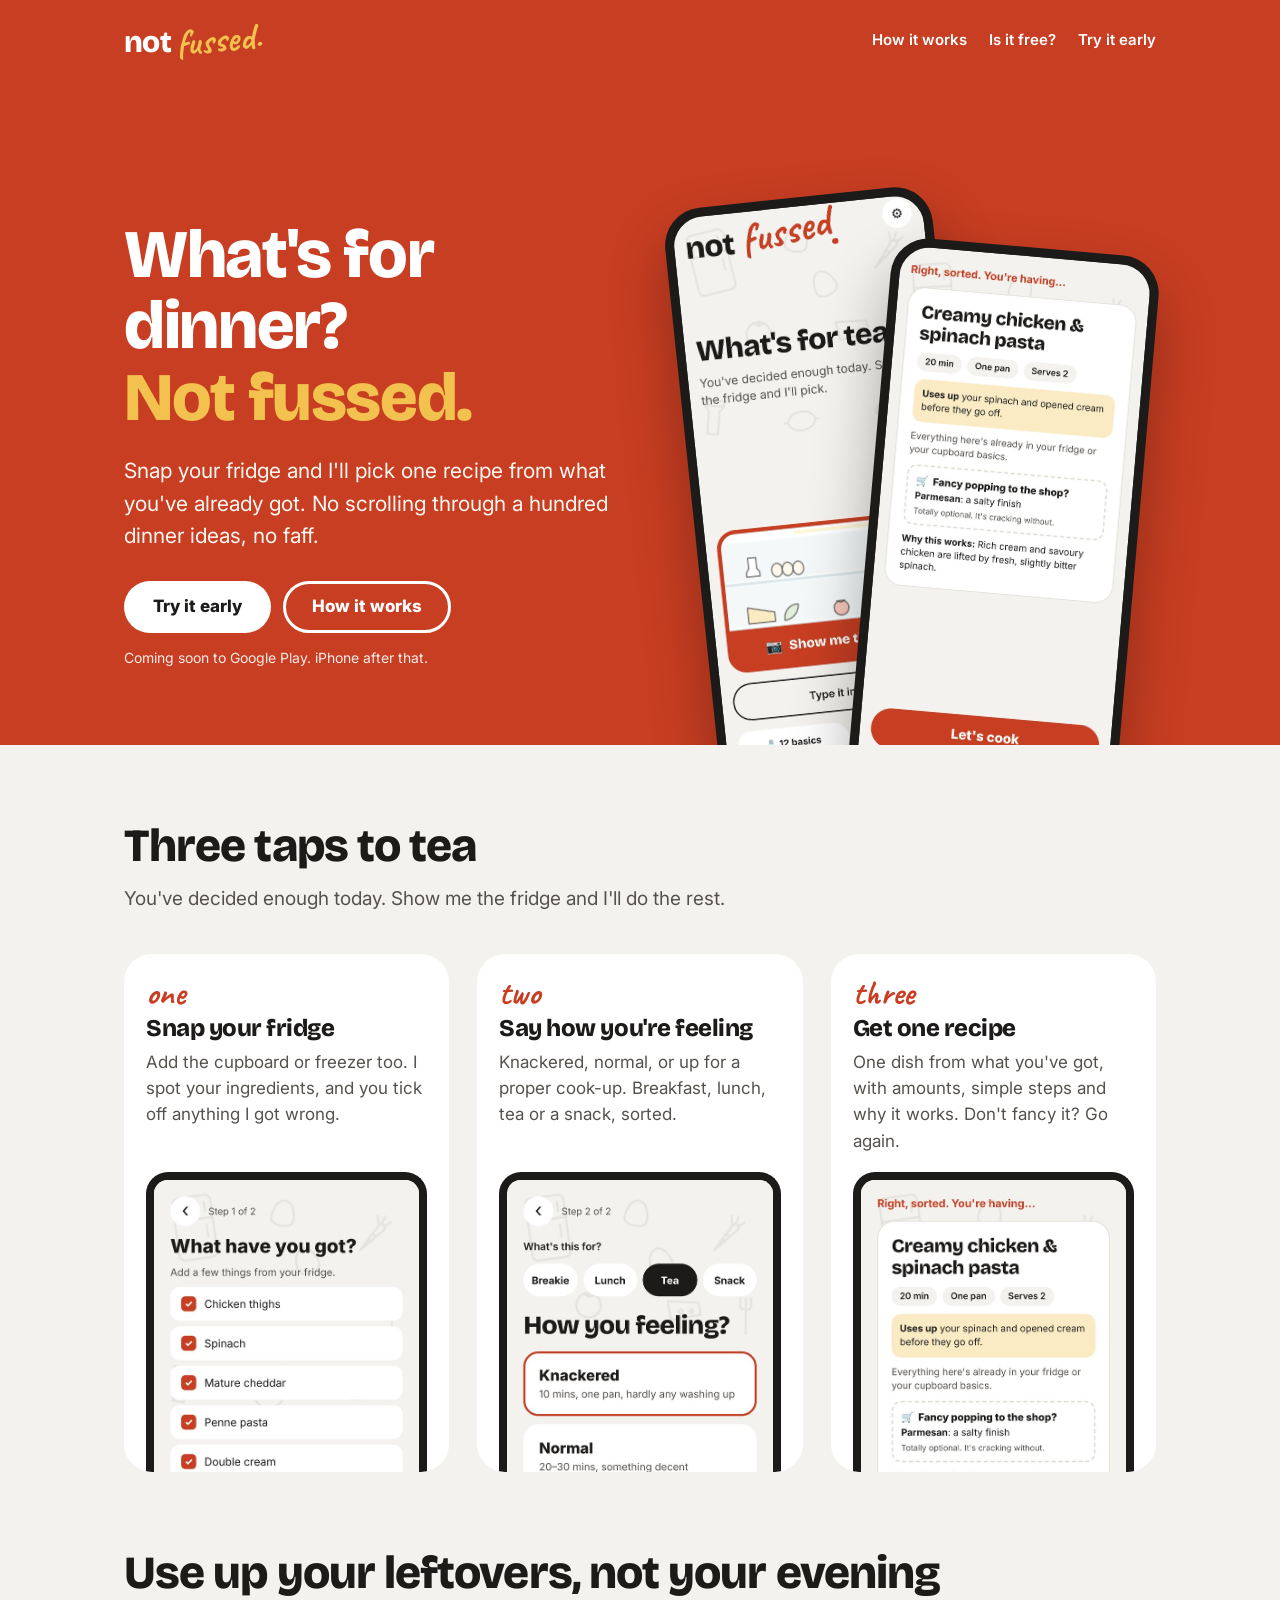
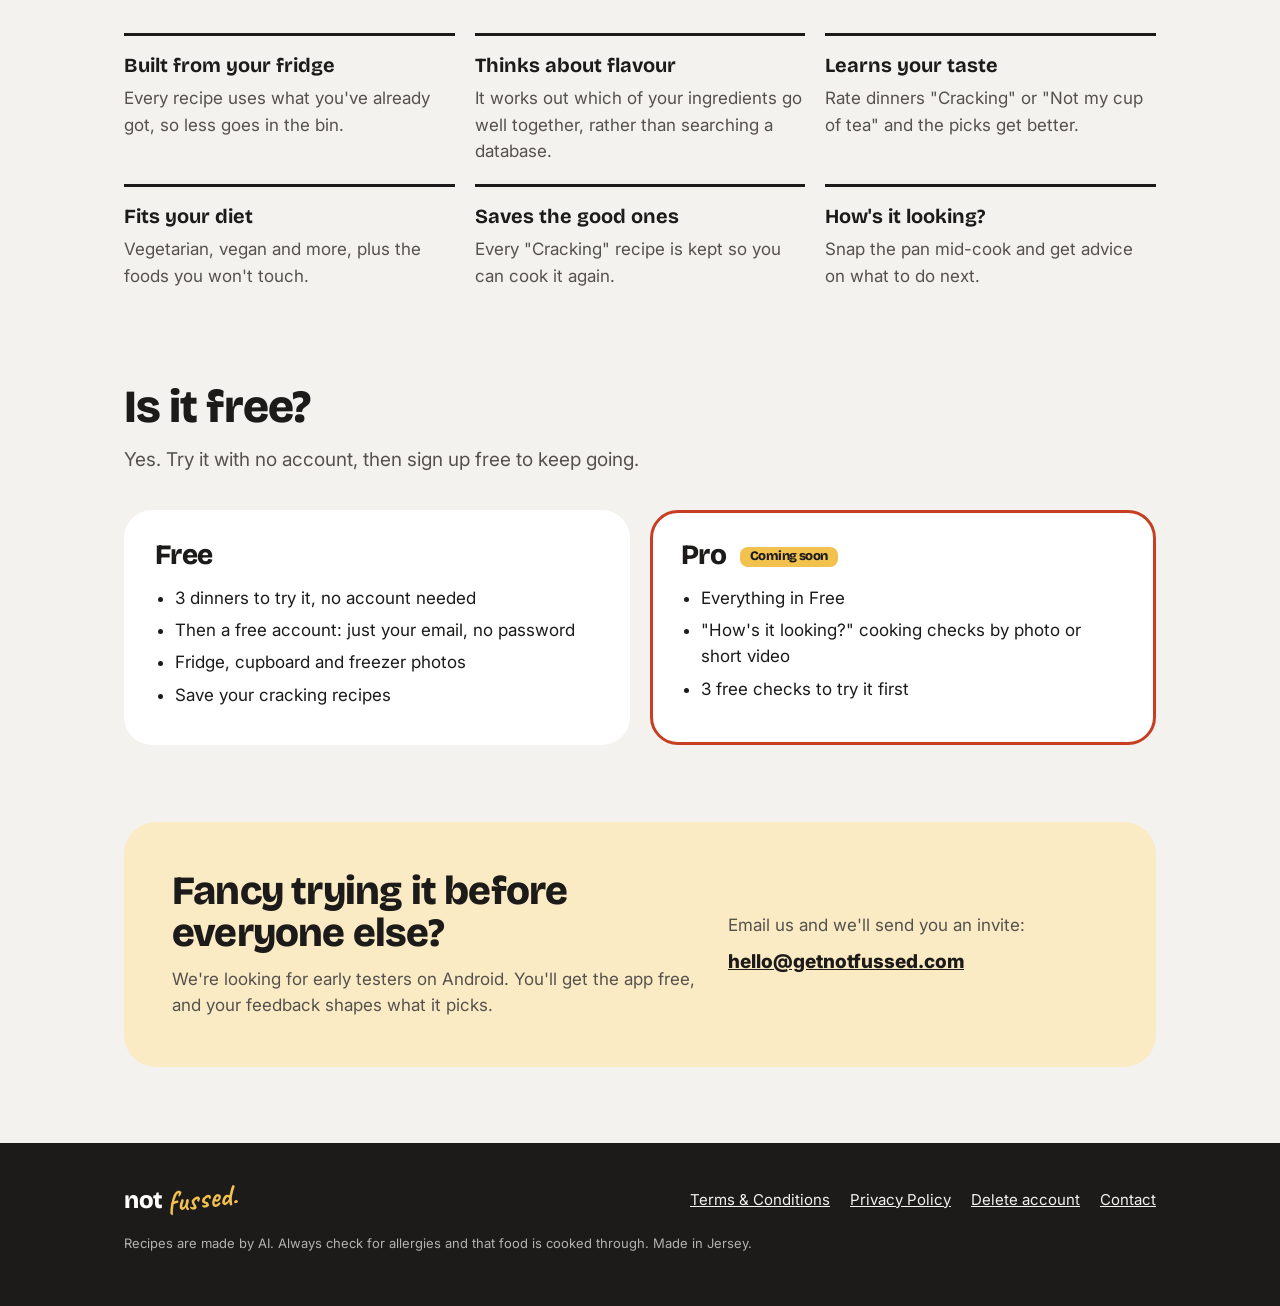
<file: index.html>
<!DOCTYPE html>
<html lang="en-GB">
<head>
<meta charset="utf-8">
<meta name="viewport" content="width=device-width, initial-scale=1">
<title>Not Fussed: What's for Dinner? Recipes from your fridge</title>
<meta name="description" content="Snap your fridge and Not Fussed picks one recipe from what you've got. Easy dinner ideas from your leftovers, for breakfast, lunch or tea.">
<link rel="canonical" href="https://getnotfussed.com/">
<meta property="og:type" content="website">
<meta property="og:url" content="https://getnotfussed.com/">
<meta property="og:title" content="Not Fussed: What's for Dinner">
<meta property="og:description" content="Snap your fridge. I'll pick what's for dinner.">
<meta property="og:image" content="https://getnotfussed.com/img/share.jpg">
<meta name="twitter:card" content="summary_large_image">
<script type="application/ld+json">
{
  "@context": "https://schema.org",
  "@type": "MobileApplication",
  "name": "Not Fussed: What's for Dinner",
  "operatingSystem": "Android",
  "applicationCategory": "LifestyleApplication",
  "description": "Snap your fridge and Not Fussed picks one recipe from what you've already got. Easy dinner ideas from your leftovers, for breakfast, lunch or tea.",
  "url": "https://getnotfussed.com/",
  "image": "https://getnotfussed.com/img/share.jpg",
  "offers": { "@type": "Offer", "price": "0", "priceCurrency": "GBP" }
}
</script>
<link rel="icon" href="img/icon.png">
<link rel="preconnect" href="https://fonts.googleapis.com">
<link rel="preconnect" href="https://fonts.gstatic.com" crossorigin>
<link href="https://fonts.googleapis.com/css2?family=Bricolage+Grotesque:opsz,wght@12..96,800&family=Caveat:wght@700&family=Inter:wght@400;600;800&display=swap" rel="stylesheet">
<link rel="stylesheet" href="style.css">
</head>
<body>

<header class="hero">
  <div class="wrap">
    <nav class="top" aria-label="Main">
      <a class="logo" href="index.html">not<span>fussed.</span></a>
      <div class="links">
        <a href="#how" class="hide-s">How it works</a>
        <a href="#free" class="hide-s">Is it free?</a>
        <a href="#testers">Try it early</a>
      </div>
    </nav>
    <div class="grid band">
      <div>
        <h1>What's for dinner? <em>Not fussed.</em></h1>
        <p class="lead">Snap your fridge and I'll pick one recipe from what you've already got. No scrolling through a hundred dinner ideas, no faff.</p>
        <div class="cta">
          <a class="btn light" href="#testers">Try it early</a>
          <a class="btn ghost" href="#how">How it works</a>
        </div>
        <p class="small">Coming soon to Google Play. iPhone after that.</p>
      </div>
      <div class="phones" aria-hidden="true">
        <div class="phone a"><img src="img/home-tea.jpg" alt=""></div>
        <div class="phone b"><img src="img/answer.jpg" alt=""></div>
      </div>
    </div>
  </div>
</header>

<main>
  <section class="band" id="how">
    <div class="wrap">
      <h2 class="sec">Three taps to tea</h2>
      <p class="sub">You've decided enough today. Show me the fridge and I'll do the rest.</p>
      <div class="steps">
        <article class="step">
          <div class="n">one</div>
          <h3>Snap your fridge</h3>
          <p>Add the cupboard or freezer too. I spot your ingredients, and you tick off anything I got wrong.</p>
          <div class="shot"><img src="img/check.jpg" alt="The app listing ingredients it spotted: chicken thighs, spinach, cheddar, pasta and more." loading="lazy"></div>
        </article>
        <article class="step">
          <div class="n">two</div>
          <h3>Say how you're feeling</h3>
          <p>Knackered, normal, or up for a proper cook-up. Breakfast, lunch, tea or a snack, sorted.</p>
          <div class="shot"><img src="img/energy.jpg" alt="The app asking how you're feeling: Knackered, Normal or Up for it." loading="lazy"></div>
        </article>
        <article class="step">
          <div class="n">three</div>
          <h3>Get one recipe</h3>
          <p>One dish from what you've got, with amounts, simple steps and why it works. Don't fancy it? Go again.</p>
          <div class="shot"><img src="img/answer.jpg" alt="A recipe card: creamy chicken and spinach pasta, 20 minutes, one pan." loading="lazy"></div>
        </article>
      </div>
    </div>
  </section>

  <section class="band" style="padding-top:0">
    <div class="wrap">
      <h2 class="sec">Use up your leftovers, not your evening</h2>
      <ul class="feats">
        <li><b>Built from your fridge</b><span>Every recipe uses what you've already got, so less goes in the bin.</span></li>
        <li><b>Thinks about flavour</b><span>It works out which of your ingredients go well together, rather than searching a database.</span></li>
        <li><b>Learns your taste</b><span>Rate dinners "Cracking" or "Not my cup of tea" and the picks get better.</span></li>
        <li><b>Fits your diet</b><span>Vegetarian, vegan and more, plus the foods you won't touch.</span></li>
        <li><b>Saves the good ones</b><span>Every "Cracking" recipe is kept so you can cook it again.</span></li>
        <li><b>How's it looking?</b><span>Snap the pan mid-cook and get advice on what to do next.</span></li>
      </ul>
    </div>
  </section>

  <section class="band" id="free" style="padding-top:0">
    <div class="wrap">
      <h2 class="sec">Is it free?</h2>
      <p class="sub">Yes. Try it with no account, then sign up free to keep going.</p>
      <div class="price">
        <div class="plan">
          <h3>Free</h3>
          <ul>
            <li>3 dinners to try it, no account needed</li>
            <li>Then a free account: just your email, no password</li>
            <li>Fridge, cupboard and freezer photos</li>
            <li>Save your cracking recipes</li>
          </ul>
        </div>
        <div class="plan pro">
          <h3>Pro <span class="tag">Coming soon</span></h3>
          <ul>
            <li>Everything in Free</li>
            <li>"How's it looking?" cooking checks by photo or short video</li>
            <li>3 free checks to try it first</li>
          </ul>
        </div>
      </div>
    </div>
  </section>

  <section class="band" id="testers" style="padding-top:0">
    <div class="wrap">
      <div class="testers">
        <div>
          <h2>Fancy trying it before everyone else?</h2>
          <p>We're looking for early testers on Android. You'll get the app free, and your feedback shapes what it picks.</p>
        </div>
        <div>
          <p style="margin:0 0 8px">Email us and we'll send you an invite:</p>
          <a class="mail contact-link" href="mailto:"><span class="contact-email"></span></a>
        </div>
      </div>
    </div>
  </section>
</main>

<footer>
  <div class="wrap">
    <div class="row">
      <span class="logo" style="font-size:24px">not<span>fussed.</span></span>
      <nav aria-label="Footer">
        <a href="terms.html">Terms &amp; Conditions</a>
        <a href="privacy.html">Privacy Policy</a><a href="delete-account.html">Delete account</a>
        <a class="contact-link" href="mailto:">Contact</a>
      </nav>
    </div>
    <p class="note">Recipes are made by AI. Always check for allergies and that food is cooked through. Made in Jersey.</p>
  </div>
</footer>

<script>
{
  // One place to set the contact address for the whole site.
  const CONTACT = 'hello@getnotfussed.com';
  for (const el of document.querySelectorAll('.contact-email')) el.textContent = CONTACT;
  for (const a of document.querySelectorAll('.contact-link')) a.href = 'mailto:' + CONTACT;
}
</script>
</body>
</html>
</file>
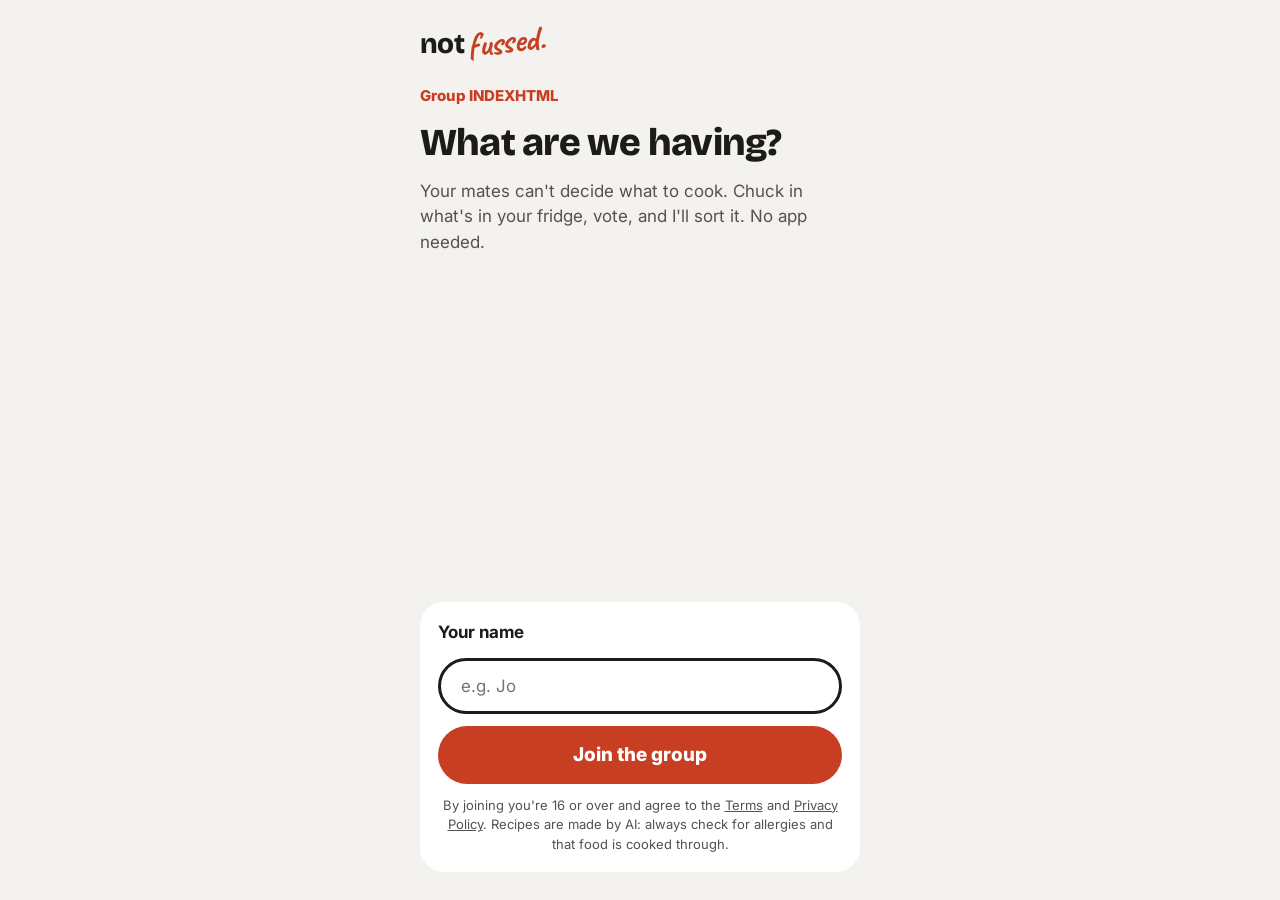
<file: g/index.html>
<!DOCTYPE html>
<html lang="en-GB">
<head>
<meta charset="utf-8">
<meta name="viewport" content="width=device-width, initial-scale=1, viewport-fit=cover">
<title>Join the group · Not Fussed</title>
<meta name="description" content="Your mates can't decide what to cook. Chuck in what's in your fridge, vote, and Not Fussed sorts it.">
<meta name="robots" content="noindex">
<meta property="og:title" content="You've been invited: what are we having?">
<meta property="og:description" content="Chuck in what's in your fridge, vote on dishes, and Not Fussed sorts it. No app needed.">
<meta property="og:image" content="https://getnotfussed.com/img/share.jpg">
<meta name="twitter:card" content="summary_large_image">
<link rel="icon" href="/img/icon.png">
<link rel="preconnect" href="https://fonts.googleapis.com">
<link rel="preconnect" href="https://fonts.gstatic.com" crossorigin>
<link href="https://fonts.googleapis.com/css2?family=Bricolage+Grotesque:opsz,wght@12..96,800&family=Caveat:wght@700&family=Inter:wght@400;600;800&display=swap" rel="stylesheet">
<style>
/* Group Mode in the browser: same look as the app. Red, cream, ink; Bricolage + Caveat. */
:root{--red:#C83E22;--yellow:#F2C14E;--soft:#FBEBC4;--bg:#F3F2EE;--card:#fff;--ink:#1C1B1A;--muted:#55524D;--green:#2E7D32;color-scheme:light}
*{box-sizing:border-box}
body{margin:0;background:var(--bg);color:var(--ink);font:17px/1.5 Inter,system-ui,-apple-system,"Segoe UI",sans-serif;min-height:100dvh}
main{max-width:480px;margin:0 auto;padding:16px 20px calc(28px + env(safe-area-inset-bottom));display:flex;flex-direction:column;gap:16px;min-height:100dvh}
.logo{font-family:"Bricolage Grotesque",system-ui,sans-serif;font-weight:800;font-size:28px;text-decoration:none;color:var(--ink);letter-spacing:-.02em}
.logo span{font-family:Caveat,cursive;color:var(--red);font-size:1.25em;display:inline-block;transform:rotate(-6deg);margin-left:3px}
h1{font-family:"Bricolage Grotesque",system-ui,sans-serif;font-weight:800;font-size:38px;line-height:1.05;letter-spacing:-.02em;margin:0;text-wrap:balance}
h2{font-family:"Bricolage Grotesque",system-ui,sans-serif;font-weight:800;font-size:19px;margin:0}
p{margin:0}
.sub{color:var(--muted);font-size:17px}
.kicker{color:var(--red);font-weight:800;font-size:15px}
.card{background:var(--card);border-radius:24px;padding:18px;display:flex;flex-direction:column;gap:12px}
.btn{appearance:none;border:0;min-height:58px;border-radius:30px;font:800 19px Inter,system-ui,sans-serif;background:var(--red);color:#fff;padding:0 20px;cursor:pointer;width:100%}
.btn.outline{background:transparent;color:var(--ink);border:2px solid var(--ink);font-weight:700;font-size:17px}
.btn.dark{background:var(--ink);color:#fff;font-size:16px;min-height:50px}
.btn:disabled{opacity:.5;cursor:default}
.btn:focus-visible,input:focus-visible,.chip:focus-visible,.mood:focus-visible{outline:3px solid var(--yellow);outline-offset:2px}
input[type=text]{width:100%;min-height:56px;border-radius:28px;border:3px solid var(--ink);background:#fff;padding:0 20px;font:17px Inter,system-ui,sans-serif;color:var(--ink)}
input.small{min-height:50px;border-width:2px;font-size:16px}
.row{display:flex;gap:8px;align-items:center}
.plus{flex:none;width:50px;height:50px;border-radius:25px;border:0;background:var(--ink);color:#fff;font:800 26px Inter,sans-serif;cursor:pointer}
.chips{display:flex;flex-wrap:wrap;gap:8px}
.chip{border:0;min-height:36px;border-radius:18px;background:var(--soft);padding:0 12px;font:700 14px Inter,sans-serif;color:var(--ink);cursor:pointer}
.mood{border:2px solid var(--ink);background:transparent;min-height:44px;border-radius:22px;padding:0 14px;font:700 15px Inter,sans-serif;color:var(--ink);cursor:pointer}
.mood[aria-pressed=true]{background:var(--red);border-color:var(--red);color:#fff}
.member{display:flex;justify-content:space-between;gap:10px}
.member b{font-weight:800}
.member span{color:var(--muted);font-size:14px;text-align:right}
.hint{color:var(--muted);font-size:14px;text-align:center}
.err{color:var(--red);font-weight:600;font-size:15px}
.dish{position:relative;background:#fff;border:4px solid var(--ink);border-radius:28px;padding:22px;min-height:280px;display:flex;flex-direction:column;justify-content:center;gap:10px;touch-action:pan-y;user-select:none;transition:transform .18s}
.dish h2{font-size:30px;line-height:1.1}
.dish .blurb{font-size:18px}
.dish .meta{color:var(--muted);font-size:15px}
.stamp{position:absolute;top:18px;font-weight:900;font-size:24px;border:3px solid;border-radius:10px;padding:0 10px;opacity:0}
.stamp.yes{right:18px;color:var(--green);transform:rotate(12deg)}
.stamp.no{left:18px;color:var(--red);transform:rotate(-12deg)}
.votes{display:flex;gap:12px}
.votes .btn{flex:1}
.small-print{font-size:13px;color:var(--muted);text-align:center}
.small-print a{color:inherit}
.center{flex:1;display:flex;flex-direction:column;align-items:center;justify-content:center;gap:14px;text-align:center}
.pot{font-size:64px;animation:bob 1.2s ease-in-out infinite}
@keyframes bob{50%{transform:translateY(-10px) rotate(-6deg)}}
@media (prefers-reduced-motion:reduce){.pot{animation:none}.dish{transition:none}}
.cta{background:var(--red);color:#fff;border-radius:24px;padding:18px;display:flex;flex-direction:column;gap:8px}
.cta a{color:#fff;font-weight:800}
[hidden]{display:none!important}
</style>
</head>
<body>
<main>
  <a class="logo" href="/">not<span>fussed.</span></a>
  <div id="app" style="display:contents"><div class="center"><div class="pot" aria-hidden="true">🍲</div><p class="sub">Finding your group…</p></div></div>
</main>

<script>
(() => {
  // Group Mode for friends, in the browser. Talks to the same Supabase "decide" function as the app.
  // These two are PUBLIC values (made to sit in apps and web pages).
  const SUPABASE_URL = 'https://hgotsevrbebqefwjsgwe.supabase.co';
  const KEY = 'sb_publishable_RCUicZEYvoryq5CRvPjncw_p8S9xWb7';
  const POLL_MS = 2000;
  const MOODS = [['comfort', '🧸 Comfort'], ['spicy', '🌶️ Spicy'], ['light', '🥗 Light'], ['cant-be-arsed', '🛋️ Can’t be arsed']];

  // The code comes from /g/K7QF3 (via 404.html) or /g/?c=K7QF3
  const params = new URLSearchParams(location.search);
  const code = (params.get('c') || location.pathname.split('/g/')[1] || '').toUpperCase().replace(/[^A-Z0-9]/g, '');
  const app = document.getElementById('app');
  const esc = (s) => String(s ?? '').replace(/[&<>"']/g, (c) => ({ '&': '&amp;', '<': '&lt;', '>': '&gt;', '"': '&quot;', "'": '&#39;' }[c]));

  // Remember who I am in this group (so a refresh doesn't lose you). Storage can fail in some browsers.
  const memory = {};
  const store = {
    get(k) { try { return localStorage.getItem(k); } catch { return memory[k] ?? null; } },
    set(k, v) { try { localStorage.setItem(k, v); } catch { memory[k] = v; } },
  };
  let token = code ? store.get('nf-group-' + code) : null;
  let state = null;
  let busy = false;
  let draft = { items: [], mood: null, dislikes: '', editing: false }; // what I'm typing before "I'm in"
  let lastHtml = '';

  async function call(op, body = {}) {
    const res = await fetch(SUPABASE_URL + '/functions/v1/decide', {
      method: 'POST',
      headers: { 'Content-Type': 'application/json', apikey: KEY, Authorization: 'Bearer ' + KEY },
      body: JSON.stringify({ action: 'group', op, code, token, ...body }),
    });
    const data = await res.json().catch(() => ({}));
    if (!res.ok) throw new Error(data.error || "Couldn't reach the group. Check your signal.");
    return data;
  }

  async function refresh() {
    if (!token) return;
    try {
      state = await call('state');
      render();
    } catch (e) {
      if (!state) show(errorView(e.message));
    }
  }

  async function act(work) {
    if (busy) return;
    busy = true; render();
    try { await work(); await refresh(); }
    catch (e) { alert(e.message); }
    finally { busy = false; render(); }
  }

  // Only redraw when something changed, so typing isn't interrupted.
  function show(html) {
    if (html === lastHtml) return;
    const focused = document.activeElement?.id;
    const value = focused ? document.activeElement.value : null;
    app.innerHTML = html;
    lastHtml = html;
    if (focused) {
      const el = document.getElementById(focused);
      if (el) { el.focus(); if (value !== null && 'value' in el) el.value = value; }
    }
    wire();
  }

  const errorView = (msg) => `<div class="center"><div class="pot" aria-hidden="true">🔥</div><h1>Well, that's burnt.</h1><p class="sub">${esc(msg)}</p></div>`;

  function render() {
    if (!code) return show(errorView("That link's missing the group code. Ask for it again."));
    if (!token) return show(joinView());
    if (!state) return;
    if (state.status === 'thinking') return show(`<p class="kicker">Group ${esc(state.code)}</p><div class="center"><div class="pot" aria-hidden="true">🍲</div><h1>Raiding everyone's fridges…</h1><p class="sub">Picking some dishes for you lot to vote on.</p></div>`);
    if (state.status === 'voting') return show(votingView());
    if (state.status === 'done' && state.result) return show(resultView());
    return show(lobbyView());
  }

  function joinView() {
    return `
      <p class="kicker">Group ${esc(code)}</p>
      <h1>What are we having?</h1>
      <p class="sub">Your mates can't decide what to cook. Chuck in what's in your fridge, vote, and I'll sort it. No app needed.</p>
      <div class="card" style="margin-top:auto">
        <label for="name"><b>Your name</b></label>
        <input id="name" type="text" maxlength="20" placeholder="e.g. Jo" autocomplete="given-name">
        <p class="err" id="err" hidden></p>
        <button class="btn" id="join">Join the group</button>
        <p class="small-print">By joining you're 16 or over and agree to the <a href="/terms.html">Terms</a> and <a href="/privacy.html">Privacy Policy</a>. Recipes are made by AI: always check for allergies and that food is cooked through.</p>
      </div>`;
  }

  function lobbyView() {
    const me = state.me;
    const members = state.members.map((m) => `<div class="member"><b>${esc(m.name)}${m.isHost ? ' 👑' : ''}</b><span>${m.ready ? '✅ ' + (m.itemCount ? m.itemCount + ' things' : 'mood only') : '⏳ adding food'}</span></div>`).join('');
    const mine = me.ready && !draft.editing
      ? `<div class="card"><h2>You're in ✅</h2><p class="hint" style="text-align:left">${esc(me.ingredients.join(', ') || 'No food, just vibes.')}${me.mood ? ' · ' + esc(MOODS.find((x) => x[0] === me.mood)?.[1]) : ''}</p><button class="btn outline" id="edit">Change it</button></div>`
      : inputView(me);
    return `
      <p class="kicker">Group ${esc(state.code)}</p>
      <h1>You're in, ${esc(me.name)}</h1>
      <div class="card"><h2>Who's in (${state.members.length}/${state.maxMembers})</h2>${members}</div>
      ${mine}
      <p class="hint">${me.ready ? 'Waiting for ' + esc(state.members.find((m) => m.isHost)?.name || 'the host') + ' to start the vote.' : 'Add what you’ve got, then tap I’m in.'}</p>`;
  }

  function inputView(me) {
    const chips = draft.items.map((it, i) => `<button class="chip" data-remove="${i}" aria-label="Remove ${esc(it)}">${esc(it)} ✕</button>`).join('');
    const moods = MOODS.map(([v, l]) => `<button class="mood" data-mood="${v}" aria-pressed="${draft.mood === v}">${l}</button>`).join('');
    return `
      <div class="card">
        <h2>What have you got?</h2>
        ${draft.spotting ? '<p class="hint">Having a nosey in your fridge…</p>' : me.photosLeft > 0 ? '<button class="btn outline" id="snap">📷 Snap my fridge</button><input type="file" id="photo" accept="image/*" capture="environment" hidden>' : ''}
        <div class="row"><input id="typed" class="small" type="text" placeholder="Or type it: chicken, peppers…" aria-label="Add food"><button class="plus" id="add" aria-label="Add">+</button></div>
        ${chips ? `<div class="chips">${chips}</div>` : ''}
        <h2>What are you in the mood for?</h2>
        <div class="chips">${moods}</div>
        <input id="dislikes" class="small" type="text" maxlength="120" placeholder="Anything you don't eat? (optional)" aria-label="Anything you don't eat" value="${esc(draft.dislikes)}">
        <button class="btn" id="ready" ${(!draft.items.length && !draft.mood) || busy || draft.spotting ? 'disabled' : ''}>I'm in</button>
      </div>`;
  }

  function votingView() {
    const me = state.me;
    const open = state.dishes.map((d, i) => ({ d, i })).filter(({ d }) => !d.vetoed);
    const next = open.find(({ i }) => !me.votes[i] && me.vetoIndex !== i);
    if (!next) {
      const rows = state.members.map((m) => `<div class="member"><b>${esc(m.name)}</b><span>${m.votesDone ? '✅ done' : '🤔 still swiping'}</span></div>`).join('');
      return `<p class="kicker">Group ${esc(state.code)}</p><h1>Votes in. Waiting on the others…</h1><div class="card">${rows}</div>`;
    }
    const pos = open.findIndex(({ i }) => i === next.i) + 1;
    return `
      <p class="kicker">Dish ${pos} of ${open.length} · swipe right for yes, left for nah</p>
      <div class="dish" id="dish" data-index="${next.i}">
        <span class="stamp yes" id="sy">YES</span><span class="stamp no" id="sn">NAH</span>
        <h2>${esc(next.d.title)}</h2>
        <p class="blurb">${esc(next.d.blurb)}</p>
        <p class="meta">⏱ about ${Number(next.d.minutes) || 30} min</p>
        ${next.d.uses?.length ? `<p class="meta">Uses: ${esc(next.d.uses.join(', '))}</p>` : ''}
      </div>
      <div class="votes"><button class="btn outline" data-vote="no" ${busy ? 'disabled' : ''}>👎 Nah</button><button class="btn" data-vote="yes" ${busy ? 'disabled' : ''}>👍 Yes</button></div>
      ${me.vetoIndex === null ? `<button class="btn dark" data-vote="veto" ${busy ? 'disabled' : ''}>🙅 Absolutely not (1 left)</button>` : '<p class="hint">You’ve used your Absolutely not.</p>'}`;
  }

  function resultView() {
    const r = state.result;
    const jobs = r.jobs.map((j) => `<div class="member"><b>${esc(j.name)}</b><span>${esc(j.job)}</span></div>`).join('');
    return `
      <p class="kicker">${r.tie ? 'Not Fussed has spoken' : 'The votes are in'}</p>
      <h1>${esc(r.line)}</h1>
      <div class="dish" style="min-height:0"><h2>${esc(r.title)}</h2><p class="blurb">${esc(r.blurb)}</p><p class="meta">⏱ about ${Number(r.minutes) || 30} min · 👍 ${r.yes} of ${state.members.length}</p></div>
      <div class="card"><h2>Jobs</h2>${jobs}</div>
      <button class="btn outline" id="share">📲 Send it to the group</button>
      <div class="cta"><b>Can't decide what to cook on your own nights either?</b><p>Snap your fridge and Not Fussed picks one meal. <a href="/">Get the app</a></p></div>
      <p class="small-print">Recipes are made by AI. Always check for allergies and that food is cooked through.</p>`;
  }

  // Hook up buttons after each redraw.
  function wire() {
    const $ = (id) => document.getElementById(id);
    $('join')?.addEventListener('click', async () => {
      const name = $('name').value.trim();
      if (!name) return;
      $('join').disabled = true;
      try {
        const res = await call('join', { name });
        token = res.token;
        store.set('nf-group-' + code, token);
        await refresh();
      } catch (e) {
        $('err').textContent = e.message; $('err').hidden = false; $('join').disabled = false;
      }
    });
    $('name')?.addEventListener('keydown', (e) => { if (e.key === 'Enter') $('join').click(); });
    $('edit')?.addEventListener('click', () => {
      draft = { items: [...state.me.ingredients], mood: state.me.mood, dislikes: draft.dislikes, editing: true };
      render();
    });
    const addTyped = () => {
      const extra = $('typed').value.split(',').map((t) => t.trim()).filter(Boolean);
      draft.items = [...new Set([...draft.items, ...extra])].slice(0, 40);
      $('typed').value = '';
      render();
      $('typed')?.focus();
    };
    $('add')?.addEventListener('click', addTyped);
    $('typed')?.addEventListener('keydown', (e) => { if (e.key === 'Enter') addTyped(); });
    $('dislikes')?.addEventListener('input', (e) => { draft.dislikes = e.target.value; });
    for (const b of document.querySelectorAll('[data-remove]')) b.addEventListener('click', () => { draft.items.splice(Number(b.dataset.remove), 1); render(); });
    for (const b of document.querySelectorAll('[data-mood]')) b.addEventListener('click', () => { draft.mood = draft.mood === b.dataset.mood ? null : b.dataset.mood; render(); });
    $('snap')?.addEventListener('click', () => $('photo').click());
    $('photo')?.addEventListener('change', async (e) => {
      const file = e.target.files?.[0];
      if (!file) return;
      draft.spotting = true; render();
      try {
        const image = await shrink(file);
        const res = await call('spot', { image });
        const found = (res.ingredients || []).map((n) => String(n).replace(/\?$/, '').trim()).filter(Boolean);
        draft.items = [...new Set([...draft.items, ...found])].slice(0, 40);
      } catch (err) { alert(err.message); }
      finally { draft.spotting = false; await refresh(); render(); }
    });
    $('ready')?.addEventListener('click', () => act(async () => {
      await call('ready', { ingredients: draft.items, mood: draft.mood, dislikes: draft.dislikes });
      draft.editing = false;
    }));
    for (const b of document.querySelectorAll('[data-vote]')) {
      b.addEventListener('click', () => {
        const index = Number($('dish').dataset.index);
        const vote = b.dataset.vote;
        if (vote === 'veto' && !confirm('Absolutely not? You only get one, and it goes for everyone.')) return;
        act(() => call('vote', { index, vote }));
      });
    }
    const dish = $('dish');
    if (dish && dish.dataset.index !== undefined && state?.status === 'voting') swipe(dish);
    $('share')?.addEventListener('click', async () => {
      const r = state.result;
      const text = `${r.line}\n\n🍳 ${r.title}\n${r.blurb}\n\nJobs:\n${r.jobs.map((j) => j.name + ': ' + j.job).join('\n')}\n\nSorted by Not Fussed: https://getnotfussed.com`;
      try {
        if (navigator.share) await navigator.share({ text });
        else { await navigator.clipboard.writeText(text); alert('Copied. Paste it in the group chat.'); }
      } catch {}
    });
  }

  // Drag the dish card left (nah) or right (yes).
  function swipe(card) {
    let startX = null, dx = 0;
    card.addEventListener('pointerdown', (e) => { startX = e.clientX; dx = 0; card.style.transition = 'none'; card.setPointerCapture(e.pointerId); });
    card.addEventListener('pointermove', (e) => {
      if (startX === null) return;
      dx = e.clientX - startX;
      card.style.transform = `translateX(${dx}px) rotate(${dx / 25}deg)`;
      document.getElementById('sy').style.opacity = Math.max(0, Math.min(1, dx / 110));
      document.getElementById('sn').style.opacity = Math.max(0, Math.min(1, -dx / 110));
    });
    const end = () => {
      if (startX === null) return;
      startX = null;
      card.style.transition = '';
      if (Math.abs(dx) > 110 && !busy) {
        card.style.transform = `translateX(${dx > 0 ? 600 : -600}px)`;
        const index = Number(card.dataset.index);
        setTimeout(() => act(() => call('vote', { index, vote: dx > 0 ? 'yes' : 'no' })), 160);
      } else {
        card.style.transform = '';
        document.getElementById('sy').style.opacity = 0;
        document.getElementById('sn').style.opacity = 0;
      }
    };
    card.addEventListener('pointerup', end);
    card.addEventListener('pointercancel', end);
  }

  // Make the photo small before sending (faster, cheaper): max 1280px, JPEG.
  function shrink(file) {
    return new Promise((resolve, reject) => {
      const img = new Image();
      img.onload = () => {
        const scale = Math.min(1, 1280 / Math.max(img.width, img.height));
        const canvas = document.createElement('canvas');
        canvas.width = Math.round(img.width * scale);
        canvas.height = Math.round(img.height * scale);
        canvas.getContext('2d').drawImage(img, 0, 0, canvas.width, canvas.height);
        URL.revokeObjectURL(img.src);
        resolve(canvas.toDataURL('image/jpeg', 0.6).split(',')[1]);
      };
      img.onerror = () => reject(new Error("Couldn't read that photo. Try another."));
      img.src = URL.createObjectURL(file);
    });
  }

  render();
  refresh();
  setInterval(() => { if (!document.hidden && token && state?.status !== 'done') refresh(); }, POLL_MS);
})();
</script>
</body>
</html>
</file>
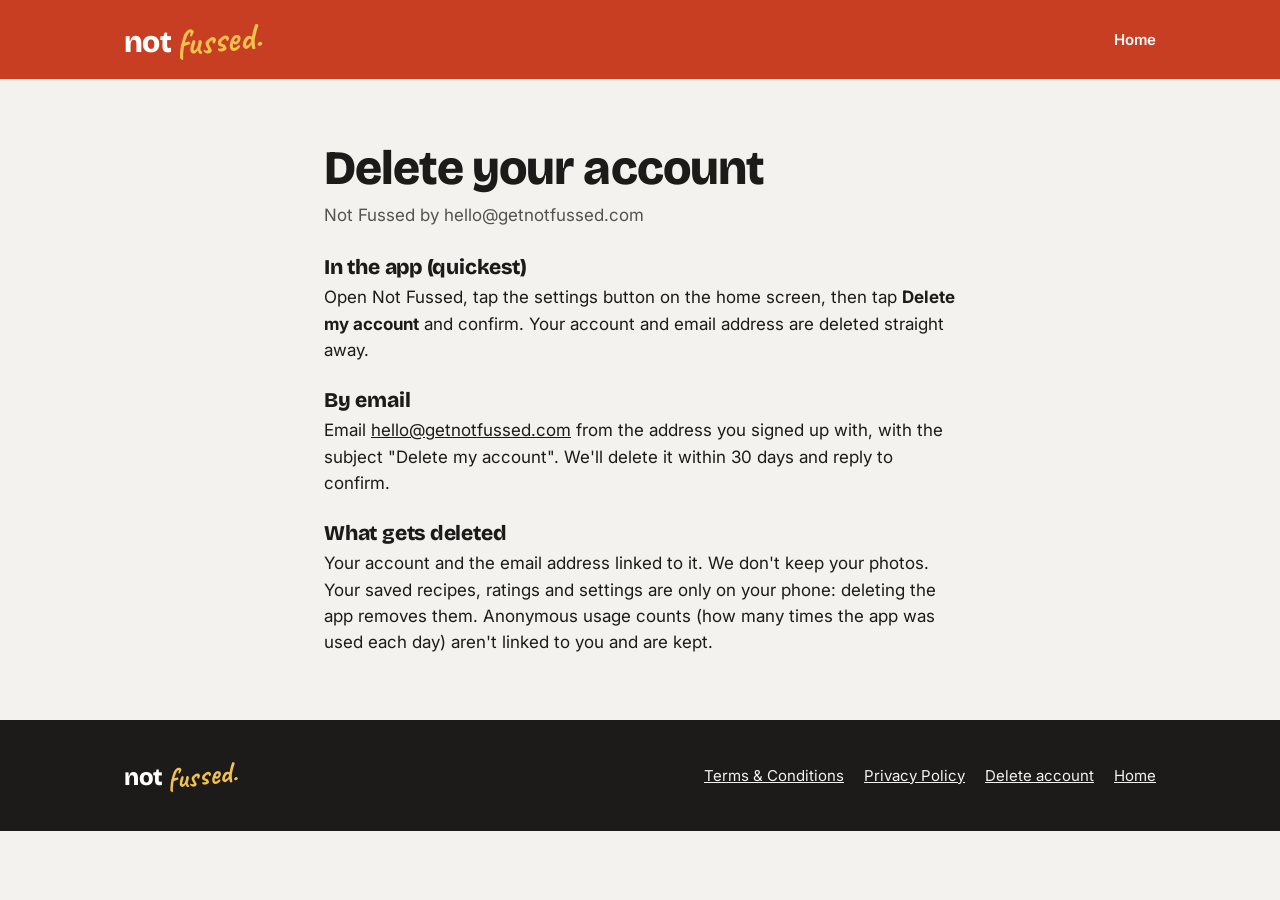
<file: delete-account.html>
<!DOCTYPE html>
<html lang="en-GB">
<head>
<meta charset="utf-8">
<meta name="viewport" content="width=device-width, initial-scale=1">
<title>Delete your account · Not Fussed</title>
<link rel="canonical" href="https://getnotfussed.com/delete-account.html">
<link rel="icon" href="img/icon.png">
<link href="https://fonts.googleapis.com/css2?family=Bricolage+Grotesque:opsz,wght@12..96,800&family=Caveat:wght@700&family=Inter:wght@400;600;800&display=swap" rel="stylesheet">
<link rel="stylesheet" href="style.css">
</head>
<body>
<header class="bar"><div class="wrap"><nav class="top" aria-label="Main"><a class="logo" href="index.html">not<span>fussed.</span></a><div class="links"><a href="index.html">Home</a></div></nav></div></header>
<main class="doc">
<h1>Delete your account</h1>
<p class="upd">Not Fussed by hello@getnotfussed.com</p>
<h2>In the app (quickest)</h2>
<p>Open Not Fussed, tap the settings button on the home screen, then tap <b>Delete my account</b> and confirm. Your account and email address are deleted straight away.</p>
<h2>By email</h2>
<p>Email <a href="mailto:hello@getnotfussed.com">hello@getnotfussed.com</a> from the address you signed up with, with the subject "Delete my account". We'll delete it within 30 days and reply to confirm.</p>
<h2>What gets deleted</h2>
<p>Your account and the email address linked to it. We don't keep your photos. Your saved recipes, ratings and settings are only on your phone: deleting the app removes them. Anonymous usage counts (how many times the app was used each day) aren't linked to you and are kept.</p>
</main>
<footer><div class="wrap"><div class="row"><span class="logo" style="font-size:24px">not<span>fussed.</span></span><nav aria-label="Footer"><a href="terms.html">Terms &amp; Conditions</a><a href="privacy.html">Privacy Policy</a><a href="delete-account.html">Delete account</a><a href="index.html">Home</a></nav></div></div></footer>
</body>
</html>
</file>
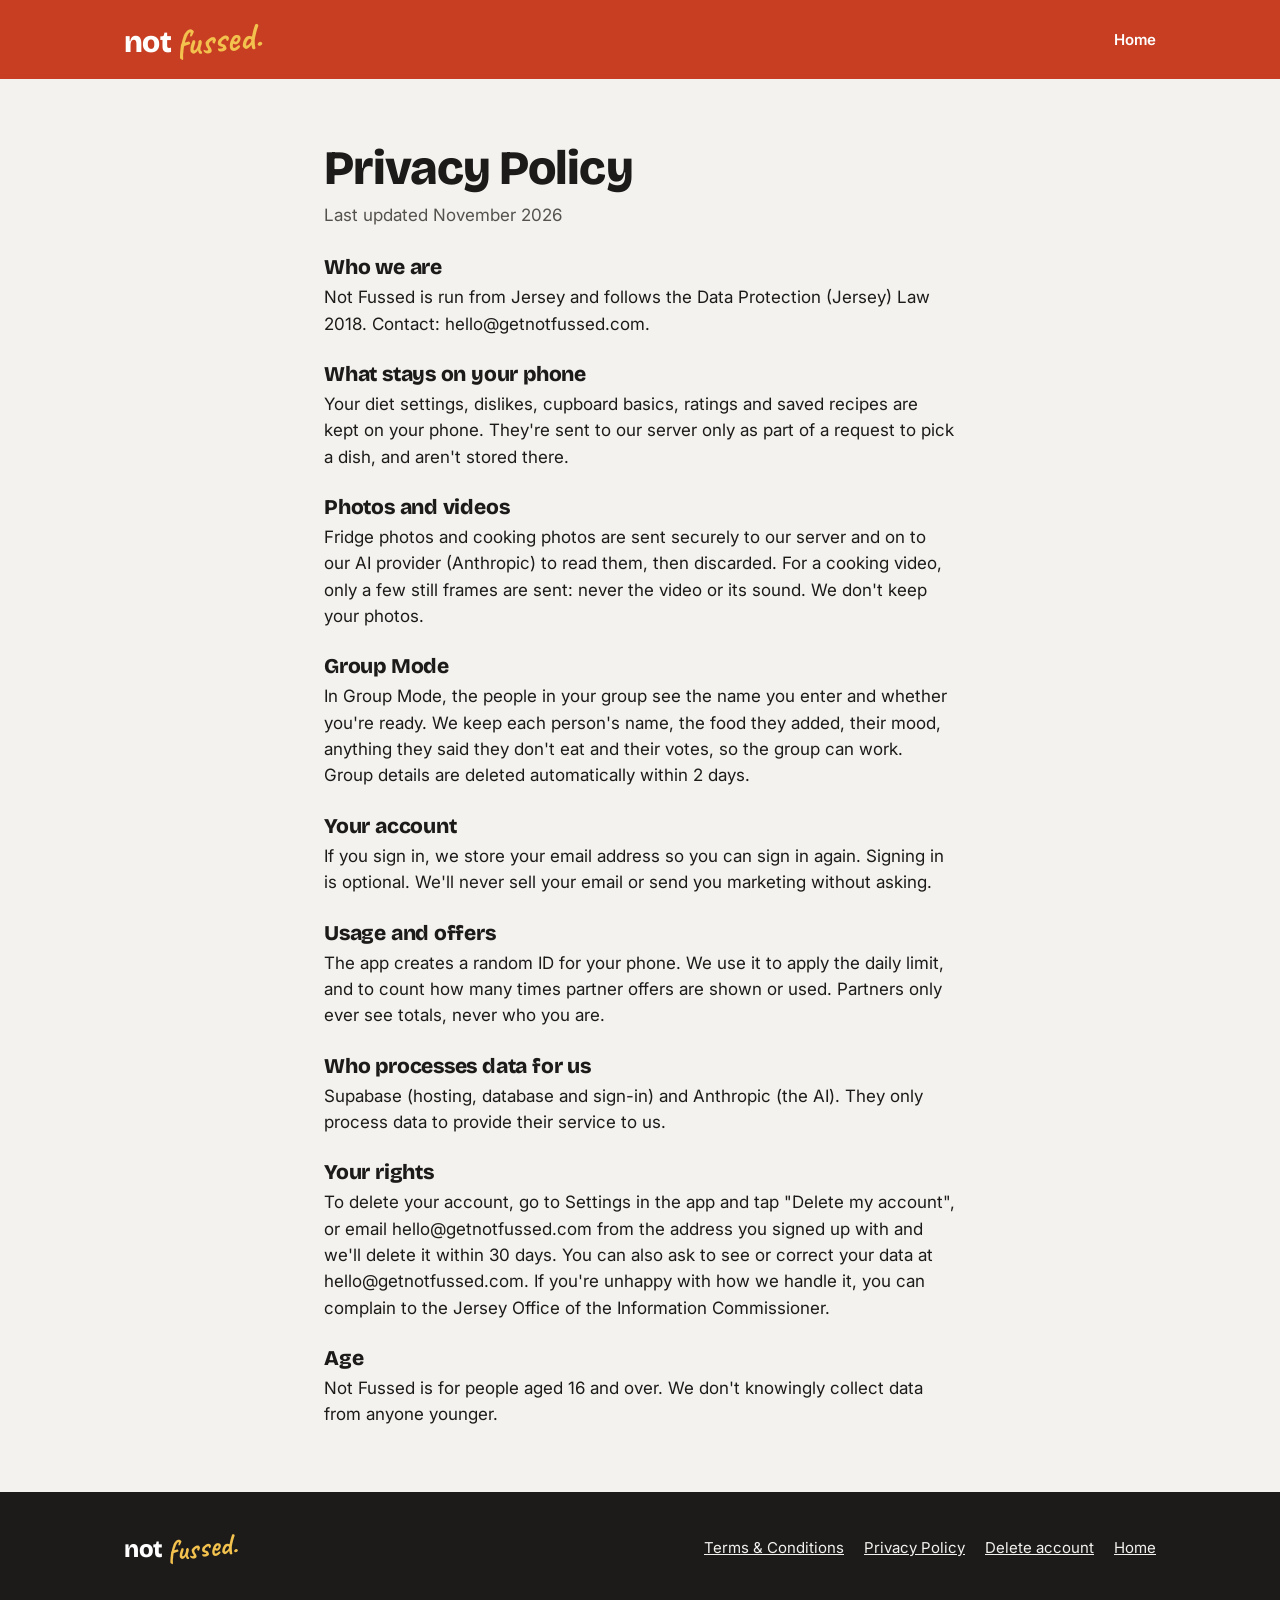
<file: privacy.html>
<!DOCTYPE html>
<html lang="en-GB">
<head>
<meta charset="utf-8">
<meta name="viewport" content="width=device-width, initial-scale=1">
<title>Privacy Policy · Not Fussed</title>
<link rel="canonical" href="https://getnotfussed.com/privacy.html">
<link rel="icon" href="img/icon.png">
<link href="https://fonts.googleapis.com/css2?family=Bricolage+Grotesque:opsz,wght@12..96,800&family=Caveat:wght@700&family=Inter:wght@400;600;800&display=swap" rel="stylesheet">
<link rel="stylesheet" href="style.css">
</head>
<body>
<header class="bar"><div class="wrap"><nav class="top" aria-label="Main"><a class="logo" href="index.html">not<span>fussed.</span></a><div class="links"><a href="index.html">Home</a></div></nav></div></header>
<main class="doc">
<h1>Privacy Policy</h1>
<p class="upd">Last updated November 2026</p>
<h2>Who we are</h2>
<p>Not Fussed is run from Jersey and follows the Data Protection (Jersey) Law 2018. Contact: hello@getnotfussed.com.</p>
<h2>What stays on your phone</h2>
<p>Your diet settings, dislikes, cupboard basics, ratings and saved recipes are kept on your phone. They're sent to our server only as part of a request to pick a dish, and aren't stored there.</p>
<h2>Photos and videos</h2>
<p>Fridge photos and cooking photos are sent securely to our server and on to our AI provider (Anthropic) to read them, then discarded. For a cooking video, only a few still frames are sent: never the video or its sound. We don't keep your photos.</p>
<h2>Group Mode</h2>
<p>In Group Mode, the people in your group see the name you enter and whether you're ready. We keep each person's name, the food they added, their mood, anything they said they don't eat and their votes, so the group can work. Group details are deleted automatically within 2 days.</p>
<h2>Your account</h2>
<p>If you sign in, we store your email address so you can sign in again. Signing in is optional. We'll never sell your email or send you marketing without asking.</p>
<h2>Usage and offers</h2>
<p>The app creates a random ID for your phone. We use it to apply the daily limit, and to count how many times partner offers are shown or used. Partners only ever see totals, never who you are.</p>
<h2>Who processes data for us</h2>
<p>Supabase (hosting, database and sign-in) and Anthropic (the AI). They only process data to provide their service to us.</p>
<h2>Your rights</h2>
<p>To delete your account, go to Settings in the app and tap "Delete my account", or email hello@getnotfussed.com from the address you signed up with and we'll delete it within 30 days. You can also ask to see or correct your data at hello@getnotfussed.com. If you're unhappy with how we handle it, you can complain to the Jersey Office of the Information Commissioner.</p>
<h2>Age</h2>
<p>Not Fussed is for people aged 16 and over. We don't knowingly collect data from anyone younger.</p>
</main>
<footer><div class="wrap"><div class="row"><span class="logo" style="font-size:24px">not<span>fussed.</span></span><nav aria-label="Footer"><a href="terms.html">Terms &amp; Conditions</a><a href="privacy.html">Privacy Policy</a><a href="delete-account.html">Delete account</a><a href="index.html">Home</a></nav></div></div></footer>
</body>
</html>
</file>
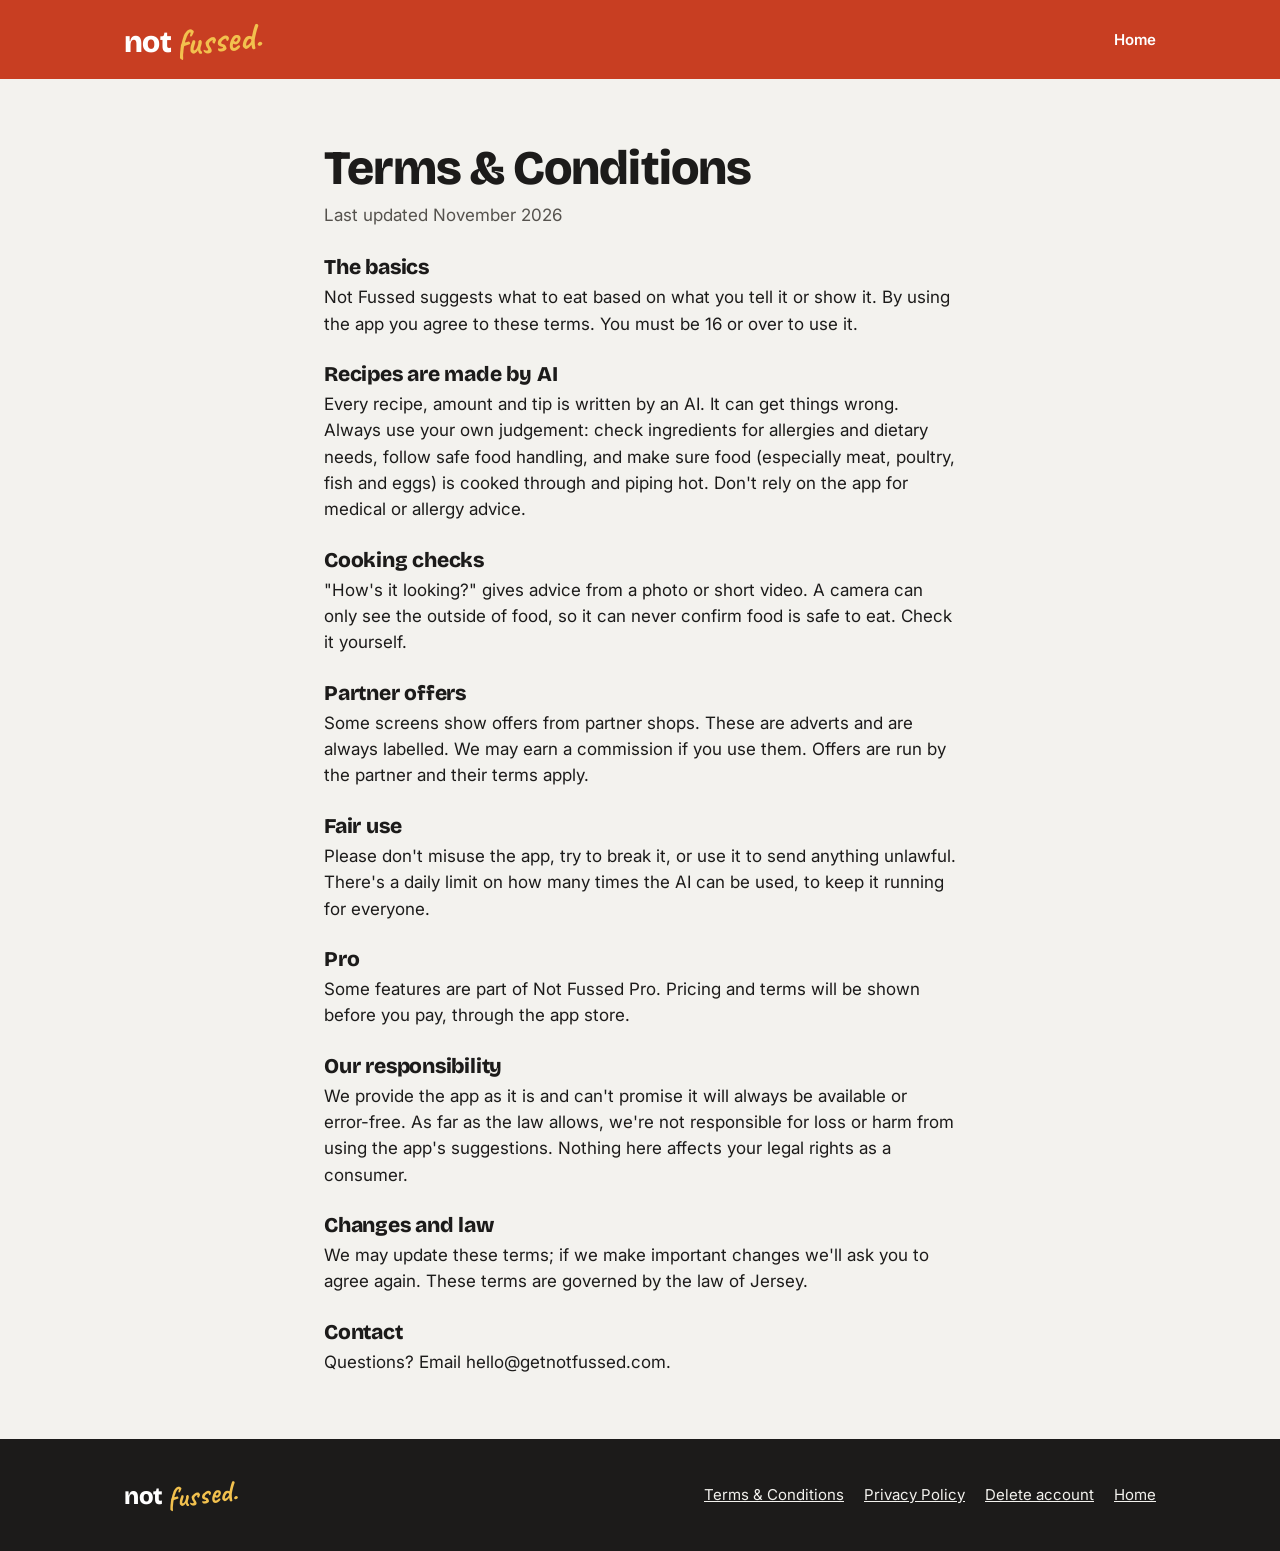
<file: terms.html>
<!DOCTYPE html>
<html lang="en-GB">
<head>
<meta charset="utf-8">
<meta name="viewport" content="width=device-width, initial-scale=1">
<title>Terms &amp; Conditions · Not Fussed</title>
<link rel="canonical" href="https://getnotfussed.com/terms.html">
<link rel="icon" href="img/icon.png">
<link href="https://fonts.googleapis.com/css2?family=Bricolage+Grotesque:opsz,wght@12..96,800&family=Caveat:wght@700&family=Inter:wght@400;600;800&display=swap" rel="stylesheet">
<link rel="stylesheet" href="style.css">
</head>
<body>
<header class="bar"><div class="wrap"><nav class="top" aria-label="Main"><a class="logo" href="index.html">not<span>fussed.</span></a><div class="links"><a href="index.html">Home</a></div></nav></div></header>
<main class="doc">
<h1>Terms &amp; Conditions</h1>
<p class="upd">Last updated November 2026</p>
<h2>The basics</h2>
<p>Not Fussed suggests what to eat based on what you tell it or show it. By using the app you agree to these terms. You must be 16 or over to use it.</p>
<h2>Recipes are made by AI</h2>
<p>Every recipe, amount and tip is written by an AI. It can get things wrong. Always use your own judgement: check ingredients for allergies and dietary needs, follow safe food handling, and make sure food (especially meat, poultry, fish and eggs) is cooked through and piping hot. Don't rely on the app for medical or allergy advice.</p>
<h2>Cooking checks</h2>
<p>"How's it looking?" gives advice from a photo or short video. A camera can only see the outside of food, so it can never confirm food is safe to eat. Check it yourself.</p>
<h2>Partner offers</h2>
<p>Some screens show offers from partner shops. These are adverts and are always labelled. We may earn a commission if you use them. Offers are run by the partner and their terms apply.</p>
<h2>Fair use</h2>
<p>Please don't misuse the app, try to break it, or use it to send anything unlawful. There's a daily limit on how many times the AI can be used, to keep it running for everyone.</p>
<h2>Pro</h2>
<p>Some features are part of Not Fussed Pro. Pricing and terms will be shown before you pay, through the app store.</p>
<h2>Our responsibility</h2>
<p>We provide the app as it is and can't promise it will always be available or error-free. As far as the law allows, we're not responsible for loss or harm from using the app's suggestions. Nothing here affects your legal rights as a consumer.</p>
<h2>Changes and law</h2>
<p>We may update these terms; if we make important changes we'll ask you to agree again. These terms are governed by the law of Jersey.</p>
<h2>Contact</h2>
<p>Questions? Email hello@getnotfussed.com.</p>
</main>
<footer><div class="wrap"><div class="row"><span class="logo" style="font-size:24px">not<span>fussed.</span></span><nav aria-label="Footer"><a href="terms.html">Terms &amp; Conditions</a><a href="privacy.html">Privacy Policy</a><a href="delete-account.html">Delete account</a><a href="index.html">Home</a></nav></div></div></footer>
</body>
</html>
</file>
<file: style.css>
/*
VOICE: cheeky, warm, British: the app's own voice, short lines.
IDEA: the fridge door: red outside, cream shelves inside, things you've got lined up.
PICTURE: two real app screens in phones, tilted, on the red field.
COLOUR and TYPE: Not Fussed brand: red #C83E22, cream #F3F2EE, ink, yellow #F2C14E. Bricolage Grotesque + Caveat (the app's logo lettering).
LAYOUT: red hero band, three steps on cream, what-you-get list, free/Pro, footer.
*/
:root{color-scheme:light dark;
  --red:#C83E22;--yellow:#F2C14E;--soft:light-dark(#FBEBC4,#3a2f17);
  --bg:light-dark(#F3F2EE,#161514);--card:light-dark(#FFFFFF,#22201e);
  --ink:light-dark(#1C1B1A,#F3F2EE);--muted:light-dark(#55524D,#b9b4ac);--line:light-dark(#DCD9D2,#3a3734)}
:root[data-theme=light]{color-scheme:light}:root[data-theme=dark]{color-scheme:dark}
*{box-sizing:border-box;min-width:0}
html{scroll-padding-top:72px}
body{margin:0;background:var(--bg);color:var(--ink);font:17px/1.55 Inter,system-ui,-apple-system,"Segoe UI",sans-serif;overflow-x:clip}
h1,h2,h3,.logo{font-family:"Bricolage Grotesque",system-ui,sans-serif;font-weight:800;letter-spacing:-.02em;line-height:1.05;text-wrap:balance;margin:0}
a{color:inherit}
.wrap{max-width:1160px;margin:0 auto;padding:0 max(5vw,16px)}
.band{padding:clamp(40px,6vw,88px) 0}
.logo{font-size:30px;text-decoration:none;color:#fff;white-space:nowrap}
.logo span{font-family:Caveat,cursive;font-weight:700;color:var(--yellow);font-size:1.25em;display:inline-block;transform:rotate(-6deg);margin-left:4px;letter-spacing:0}
nav.top{display:flex;justify-content:space-between;align-items:center;gap:16px;padding:20px 0}
nav.top .links{display:flex;gap:22px;flex-wrap:wrap}
nav.top .links a{color:#fff;text-decoration:none;font-weight:600;font-size:15px}
nav.top .links a:hover{text-decoration:underline}
.hero{background:var(--red);color:#fff;overflow:hidden;position:relative}
.hero .grid{display:grid;grid-template-columns:minmax(0,1.05fr) minmax(0,1fr);gap:40px;align-items:center;padding-bottom:0}
.hero h1{font-size:clamp(40px,6vw,68px)}
.hero h1 em{font-style:normal;color:var(--yellow)}
.hero p.lead{font-size:clamp(18px,2vw,21px);max-width:30em;margin:22px 0 28px;color:#fff8f2}
.cta{display:flex;flex-wrap:wrap;gap:12px;align-items:center}
.btn{display:inline-flex;align-items:center;justify-content:center;min-height:52px;padding:0 26px;border-radius:26px;font-weight:800;font-size:17px;text-decoration:none;border:3px solid transparent}
.btn.light{background:#fff;color:#1C1B1A}
.btn.ghost{border-color:#fff;color:#fff}
.btn.red{background:var(--red);color:#fff}
.btn:focus-visible,a:focus-visible{outline:3px solid var(--yellow);outline-offset:3px}
.small{font-size:14px;opacity:.9;margin-top:14px}
.phones{position:relative;height:clamp(420px,46vw,600px)}
.phone{position:absolute;width:clamp(200px,21vw,270px);aspect-ratio:585/1266;border-radius:38px;background:#1C1B1A;padding:9px;box-shadow:0 30px 60px rgba(0,0,0,.3)}
.phone img{width:100%;height:100%;display:block;border-radius:30px;object-fit:cover;object-position:top}
.phone.a{left:4%;top:40px;transform:rotate(-6deg)}
.phone.b{right:4%;top:90px;transform:rotate(5deg)}
.steps{display:grid;grid-template-columns:repeat(3,minmax(0,1fr));gap:28px;margin-top:40px}
.step{background:var(--card);border-radius:28px;padding:22px 22px 0;overflow:hidden;display:flex;flex-direction:column}
.step .n{font-family:Caveat,cursive;font-weight:700;color:var(--red);font-size:34px;line-height:1}
.step h3{font-size:24px;margin:6px 0 8px}
.step p{margin:0 0 18px;color:var(--muted)}
.step .shot{margin-top:auto;height:300px;overflow:hidden;border-radius:22px 22px 0 0;border:8px solid #1C1B1A;border-bottom:0}
.step .shot img{width:100%;display:block}
h2.sec{font-size:clamp(32px,4vw,46px)}
.sub{color:var(--muted);font-size:19px;max-width:36em;margin:14px 0 0}
.feats{display:grid;grid-template-columns:repeat(3,minmax(0,1fr));gap:20px;margin-top:36px;padding:0;list-style:none}
.feats li{border-top:3px solid var(--ink);padding-top:14px}
.feats b{display:block;font-family:"Bricolage Grotesque",sans-serif;font-size:20px;margin-bottom:4px}
.feats span{color:var(--muted)}
.price{display:grid;grid-template-columns:repeat(2,minmax(0,1fr));gap:20px;margin-top:36px}
.plan{background:var(--card);border-radius:28px;padding:28px;border:3px solid transparent}
.plan.pro{border-color:var(--red)}
.plan h3{font-size:28px}
.plan .tag{display:inline-block;background:var(--yellow);color:#1C1B1A;font-weight:800;font-size:13px;padding:3px 10px;border-radius:8px;margin-left:8px;vertical-align:middle}
.plan ul{padding-left:20px;margin:14px 0 0}
.plan li{margin:6px 0}
.testers{background:var(--soft);border-radius:32px;padding:clamp(24px,4vw,48px);display:grid;grid-template-columns:minmax(0,1.4fr) minmax(0,1fr);gap:24px;align-items:center}
.testers h2{font-size:clamp(28px,3.4vw,40px)}
.testers p{margin:12px 0 0;color:var(--muted)}
.mail{font-weight:800;font-size:19px;word-break:break-all}
footer{background:#1C1B1A;color:#F3F2EE;padding:40px 0;font-size:15px}
footer .row{display:flex;flex-wrap:wrap;gap:16px 28px;justify-content:space-between;align-items:center}
footer nav{display:flex;flex-wrap:wrap;gap:20px}
footer .note{opacity:.7;margin-top:18px;font-size:13px}
/* legal pages */
.doc{max-width:760px;margin:0 auto;padding:clamp(28px,5vw,64px) max(5vw,16px)}
.doc h1{font-size:clamp(34px,5vw,48px)}
.doc .upd{color:var(--muted);margin:8px 0 28px}
.doc h2{font-size:21px;margin:26px 0 6px;letter-spacing:-.01em}
.doc p{margin:0;color:var(--ink)}
.bar{background:var(--red)}
@media(max-width:860px){
  .hero .grid,.testers{grid-template-columns:minmax(0,1fr)}
  .phones{height:470px}
  .steps,.feats{grid-template-columns:minmax(0,1fr)}
  /* On phones the cards stack, so show each app screen whole rather than a cropped peek */
  .step{padding-bottom:22px}
  .step .shot{height:auto;width:min(100%,280px);margin:4px auto 0;border-radius:30px;border-bottom:8px solid #1C1B1A}
  .step .shot img{border-radius:22px}
}
@media(max-width:600px){
  .price{grid-template-columns:minmax(0,1fr)}
  nav.top .links a.hide-s{display:none}
  .phone{width:180px}.phone.a{left:2%}.phone.b{right:2%;top:70px}
  .phones{height:500px}
}
@media(prefers-reduced-motion:no-preference){
  .phone.b{animation:bob 5s ease-in-out infinite}
  @keyframes bob{50%{transform:rotate(5deg) translateY(-10px)}}
}
</file>
